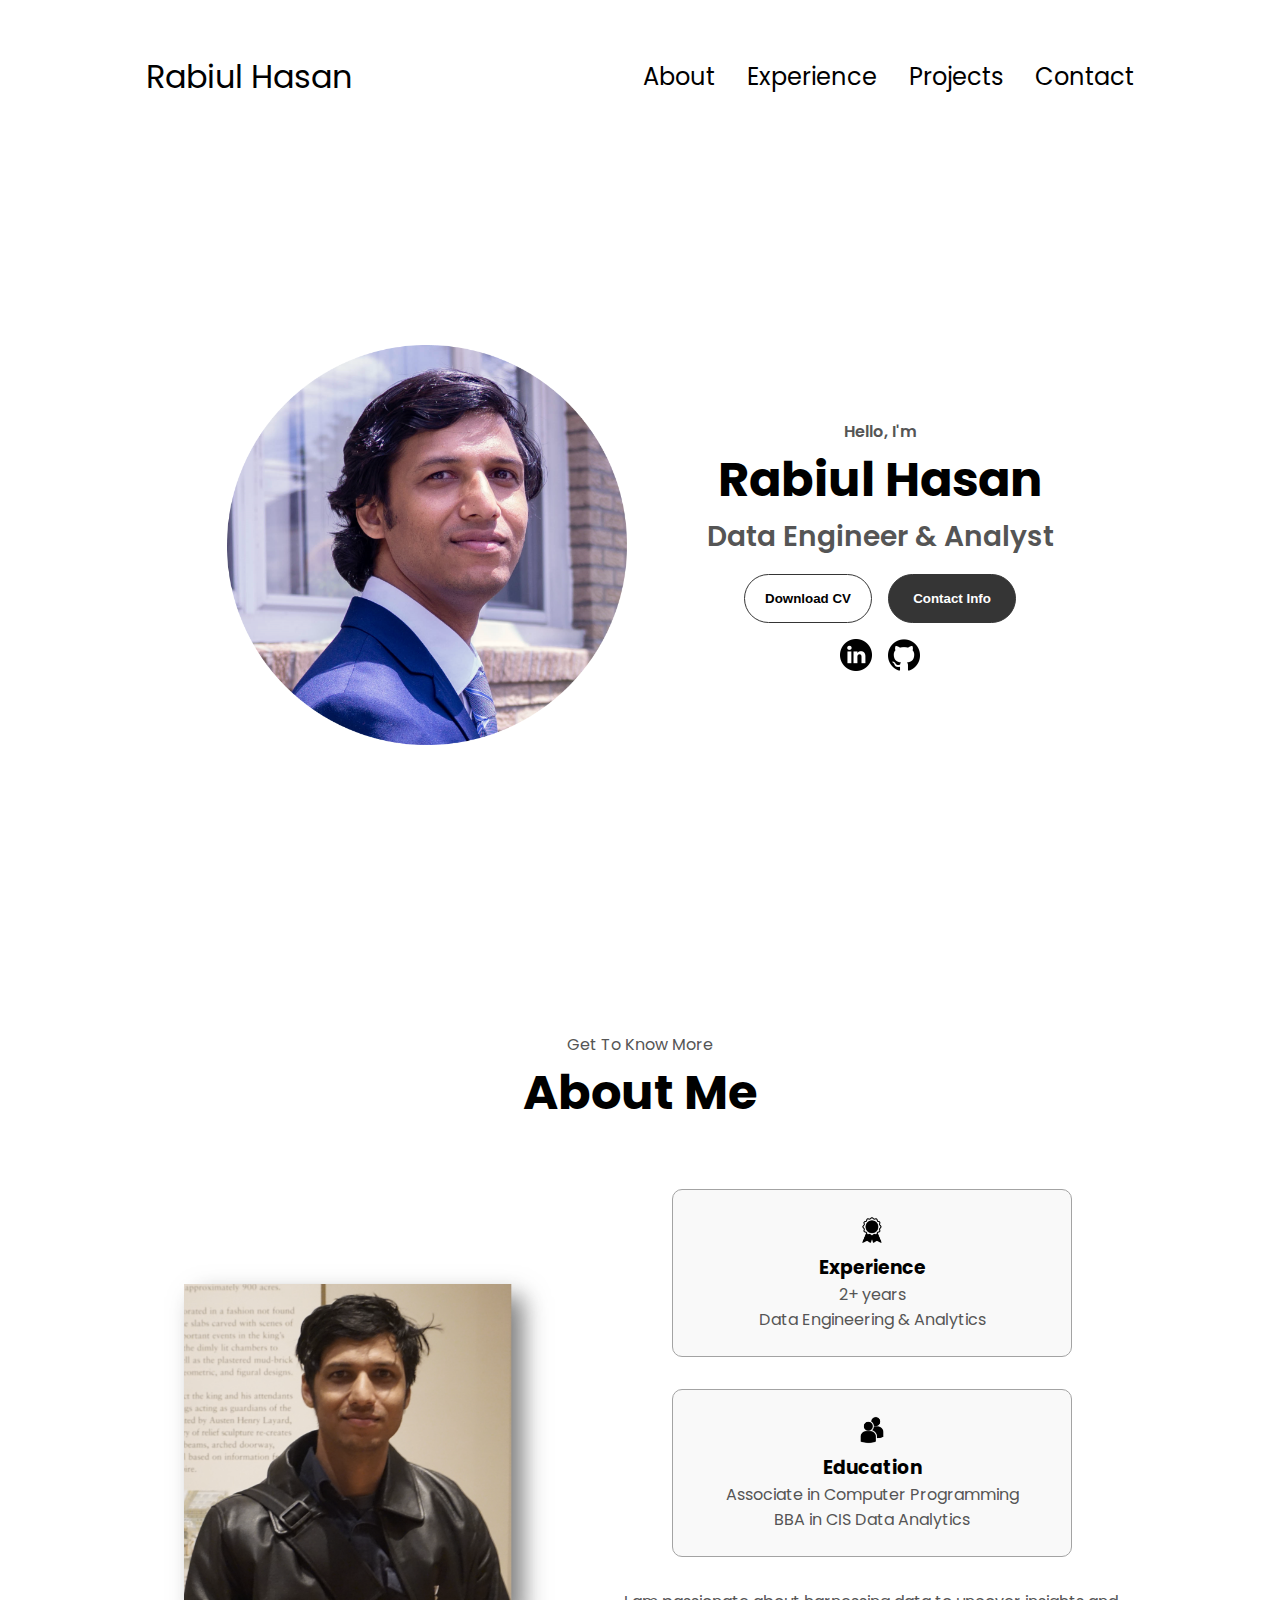
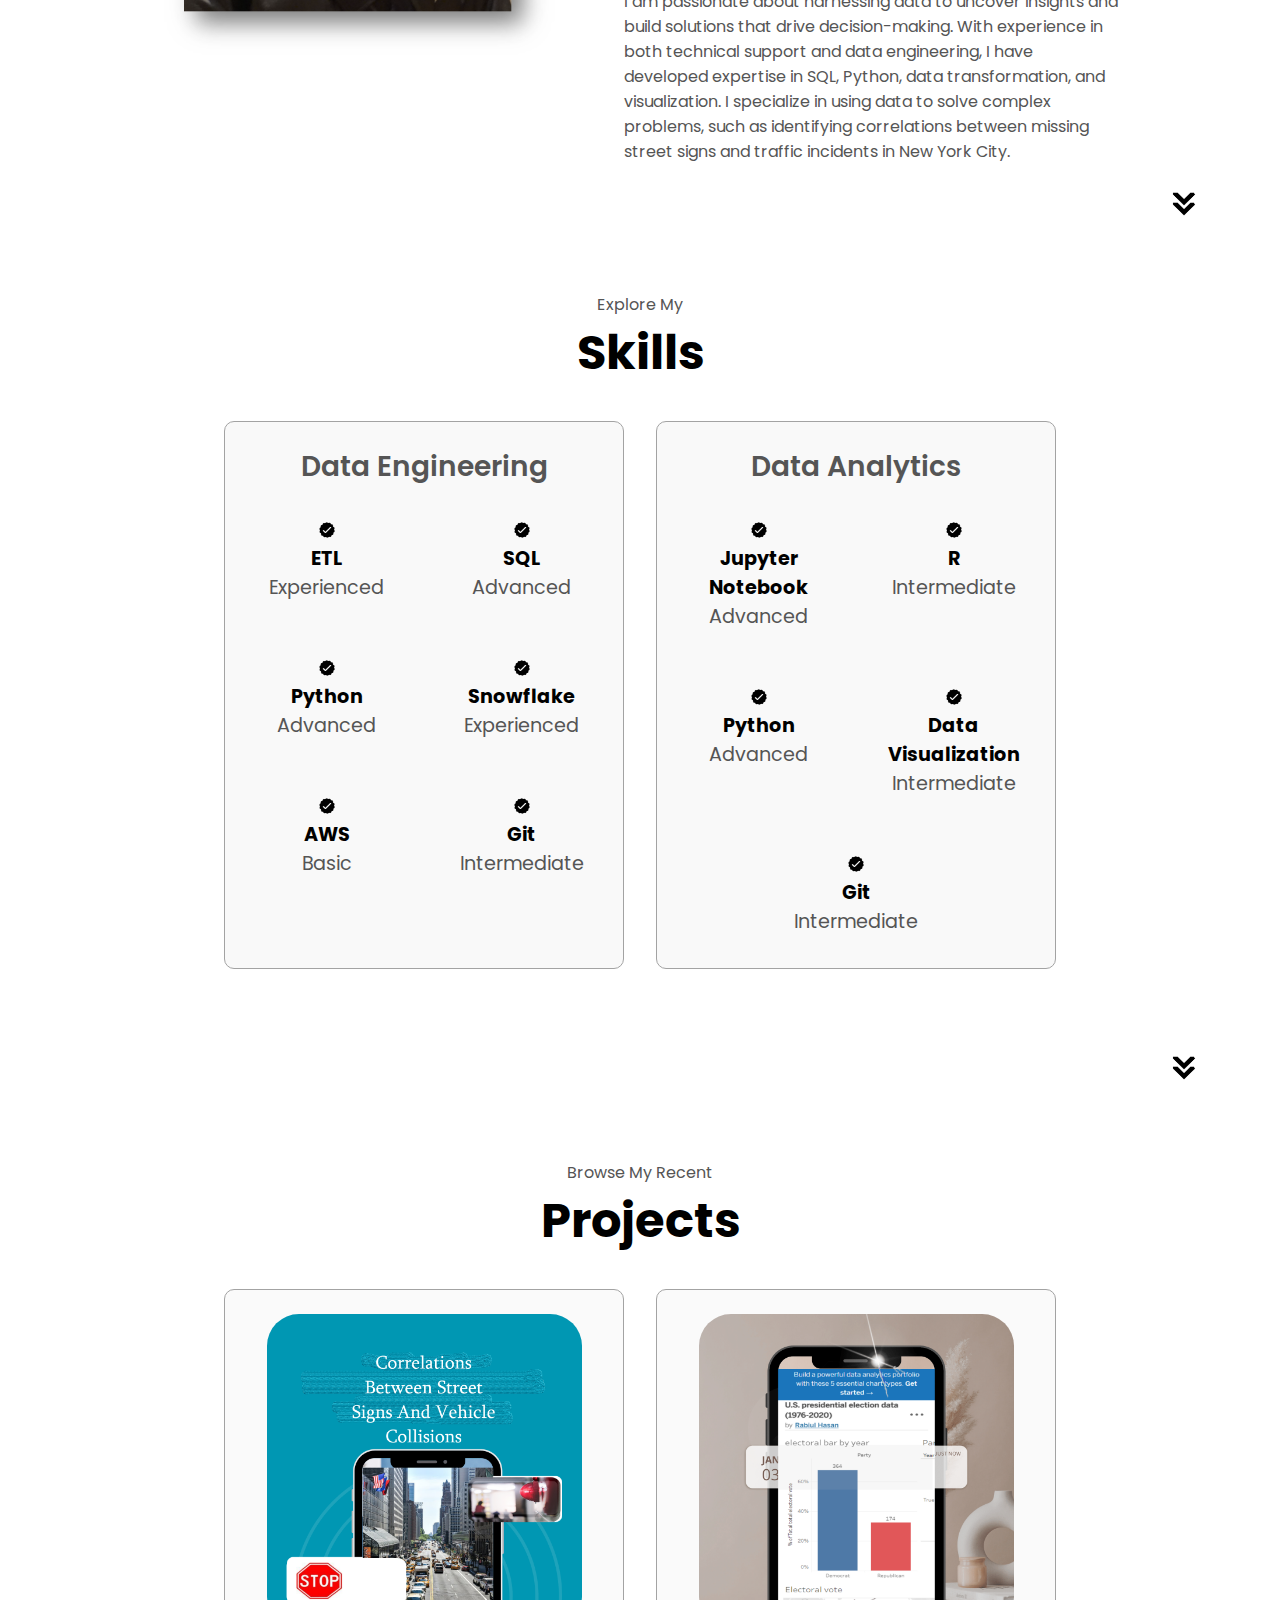
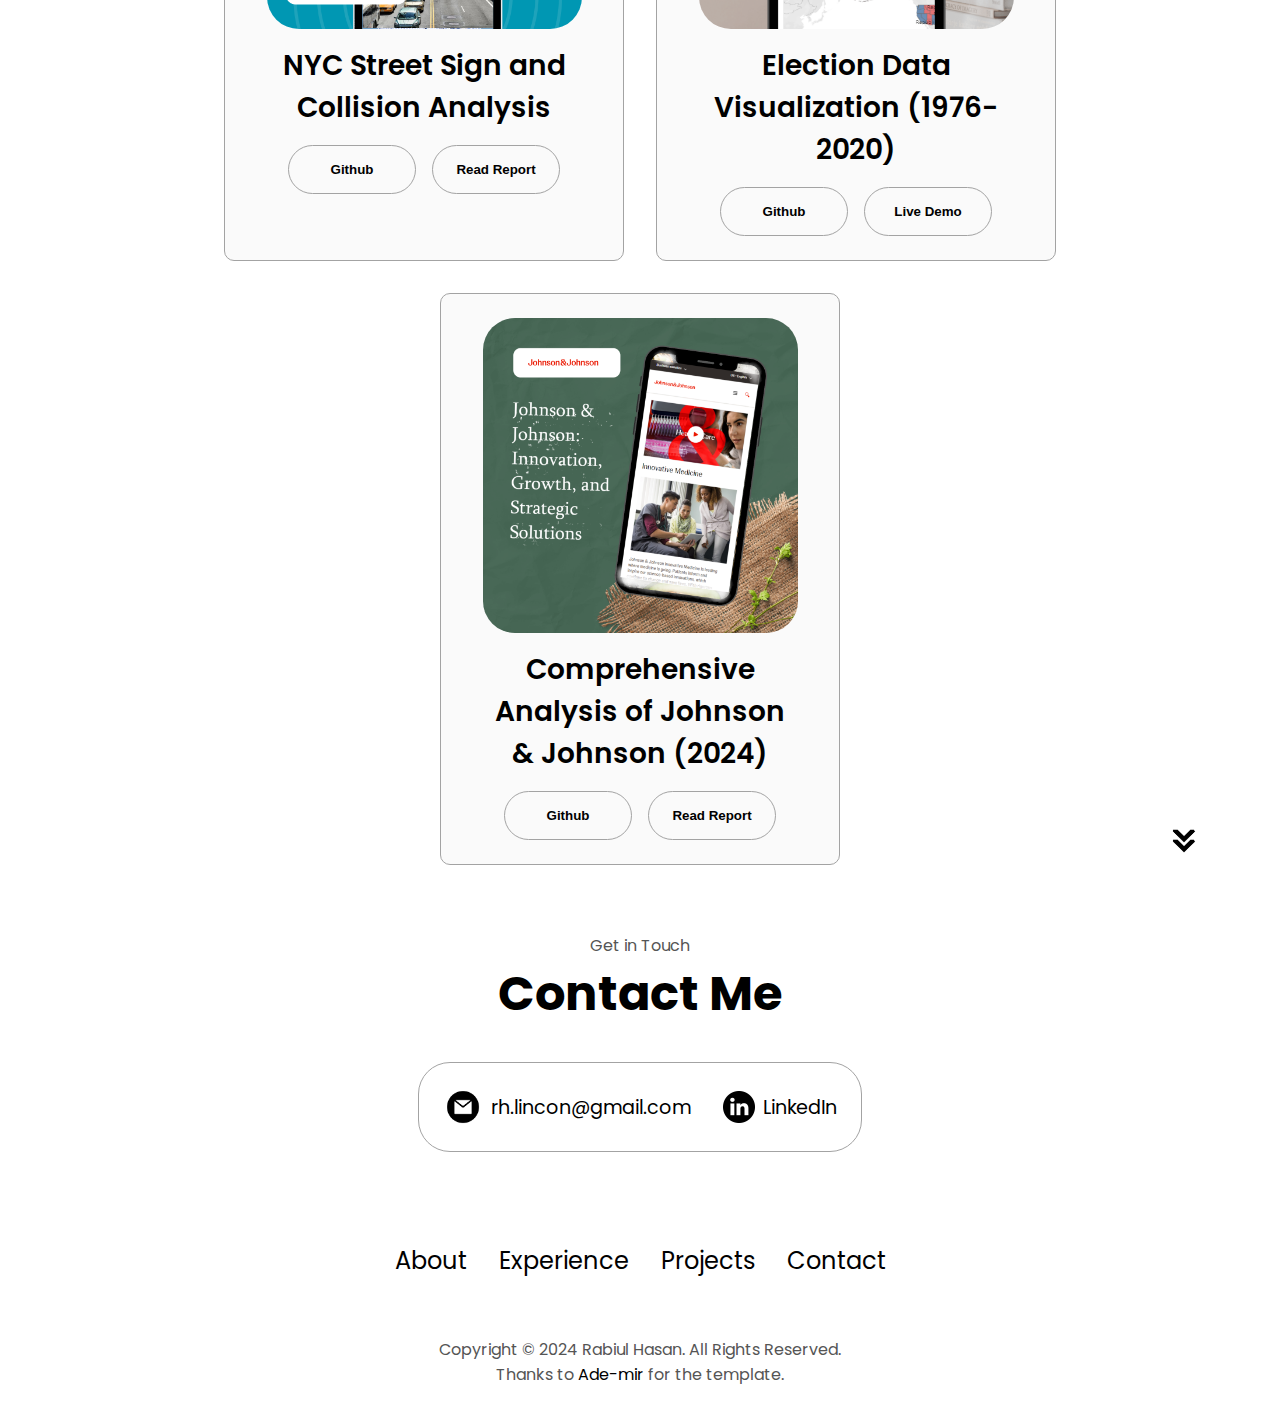
<file: index.html>
<!DOCTYPE html>
<html lang="en">
  <head>
    <meta charset="UTF-8" />
    <meta http-equiv="X-UA-Compatible" content="IE=edge" />
    <meta name="viewport" content="width=device-width, initial-scale=1.0" />
    <title>Rabiul Hasan</title>
    <link rel="stylesheet" href="style.css" />
    <link rel="stylesheet" href="mediaqueries.css" />
    <link rel="icon" type="image/png" href="./assets/fevicon.png" />
  </head>
  <body>
    <nav id="desktop-nav">
      <div class="logo">Rabiul Hasan</div>
      <div>
        <ul class="nav-links">
          <li><a href="#about">About</a></li>
          <li><a href="#experience">Experience</a></li>
          <li><a href="#projects">Projects</a></li>
          <li><a href="#contact">Contact</a></li>
        </ul>
      </div>
    </nav>
    <nav id="hamburger-nav">
      <div class="logo">Rabiul Hasan</div>
      <div class="hamburger-menu">
        <div class="hamburger-icon" onclick="toggleMenu()" aria-expanded="false" aria-label="Toggle navigation">
          <span></span>
          <span></span>
          <span></span>
        </div>
        <div class="menu-links">
          <li><a href="#about" onclick="toggleMenu()">About</a></li>
          <li><a href="#experience" onclick="toggleMenu()">Experience</a></li>
          <li><a href="#projects" onclick="toggleMenu()">Projects</a></li>
          <li><a href="#contact" onclick="toggleMenu()">Contact</a></li>
        </div>
      </div>
    </nav>
    
    <section id="profile">
      <div class="section__pic-container">
        <img src="./assets/profile-pic.png" alt="Rabiul Hasan profile picture" />
      </div>
      <div class="section__text">
        <p class="section__text__p1">Hello, I'm</p>
        <h1 class="title">Rabiul Hasan</h1>
        <p class="section__text__p2">Data Engineer & Analyst</p>
        <div class="btn-container">
          <button
            class="btn btn-color-2"
            onclick="window.open('./assets/resume-example.pdf')"
          >
            Download CV
          </button>
          <button class="btn btn-color-1" onclick="location.href='#contact'">
            Contact Info
          </button>
        </div>
        <div id="socials-container">
          <img
            src="./assets/linkedin.png"
            alt="My LinkedIn profile"
            class="icon"
            onclick="location.href='https://www.linkedin.com/in/rabiul-hasan/'"
          />
          <img
            src="./assets/github.png"
            alt="My Github profile"
            class="icon"
            onclick="location.href='https://github.com/rabulhasan'"
          />
        </div>
      </div>
    </section>
    <section id="about">
      <p class="section__text__p1">Get To Know More</p>
      <h1 class="title">About Me</h1>
      <div class="section-container">
        <div class="section__pic-container">
          <img
            src="./assets/about-pic.png"
            alt="Profile picture"
            class="about-pic"
          />
        </div>
        <div class="about-details-container">
          <div class="about-containers">
            <div class="details-container">
              <img
                src="./assets/experience.png"
                alt="Experience icon"
                class="icon"
              />
              <h3>Experience</h3>
              <p>2+ years <br />Data Engineering & Analytics</p>
            </div>
            <div class="details-container">
              <img
                src="./assets/education.png"
                alt="Education icon"
                class="icon"
              />
              <h3>Education</h3>
              <p>Associate in Computer Programming<br />BBA in CIS Data Analytics</p>
            </div>
          </div>
          <div class="text-container">
            <p>
                I am passionate about harnessing data to uncover insights and build solutions that drive decision-making. 
              With experience in both technical support and data engineering, I have developed expertise in SQL,
              Python, data transformation, and visualization. I specialize in using data to solve complex problems,
              such as identifying correlations between missing street signs and traffic incidents in New York City.
            </p>
          </div>
        </div>
      </div>
      <img
        src="./assets/arrow.png"
        alt="Arrow icon"
        class="icon arrow"
        onclick="location.href='./#experience'"
      />
    </section>
    <section id="experience">
      <p class="section__text__p1">Explore My</p>
      <h1 class="title">Skills</h1>
      <div class="experience-details-container">
        <div class="about-containers">
          <div class="details-container">
            <h2 class="experience-sub-title">Data Engineering</h2>
            <div class="article-container">
              <article>
                <img
                  src="./assets/checkmark.png"
                  alt="Experience icon"
                  class="icon"
                />
                <div>
                  <h3>ETL</h3>
                  <p>Experienced</p>
                </div>
              </article>
              <article>
                <img
                  src="./assets/checkmark.png"
                  alt="Experience icon"
                  class="icon"
                />
                <div>
                  <h3>SQL</h3>
                  <p>Advanced</p>
                </div>
              </article>
              <article>
                <img
                  src="./assets/checkmark.png"
                  alt="Experience icon"
                  class="icon"
                />
                <div>
                  <h3>Python</h3>
                  <p>Advanced</p>
                </div>
              </article>
              <article>
                <img
                  src="./assets/checkmark.png"
                  alt="Experience icon"
                  class="icon"
                />
                <div>
                  <h3>Snowflake</h3>
                  <p>Experienced</p>
                </div>
              </article>
              <article>
                <img
                  src="./assets/checkmark.png"
                  alt="Experience icon"
                  class="icon"
                />
                <div>
                  <h3>AWS</h3>
                  <p>Basic</p>
                </div>
              </article>
              <article>
                <img
                  src="./assets/checkmark.png"
                  alt="Experience icon"
                  class="icon"
                />
                <div>
                  <h3>Git</h3>
                  <p>Intermediate</p>
                </div>
              </article>
            </div>
          </div>
          <div class="details-container">
            <h2 class="experience-sub-title">Data Analytics</h2>
            <div class="article-container">
              <article>
                <img
                  src="./assets/checkmark.png"
                  alt="Experience icon"
                  class="icon"
                />
                <div>
                  <h3>Jupyter Notebook</h3>
                  <p>Advanced</p>
                </div>
              </article>

              <article>
                <img
                  src="./assets/checkmark.png"
                  alt="Experience icon"
                  class="icon"
                />
                <div>
                  <h3>R</h3>
                  <p>Intermediate</p>
                </div>
              </article>

  
              <article>
                <img
                  src="./assets/checkmark.png"
                  alt="Experience icon"
                  class="icon"
                />
                <div>
                  <h3>Python</h3>
                  <p>Advanced</p>
                </div>
              </article>



              <article>
                <img
                  src="./assets/checkmark.png"
                  alt="Experience icon"
                  class="icon"
                />
                <div>
                  <h3>Data Visualization</h3>
                  <p>Intermediate</p>
                </div>
              </article>
              <article>
                <img
                  src="./assets/checkmark.png"
                  alt="Experience icon"
                  class="icon"
                />
                <div>
                  <h3>Git</h3>
                  <p>Intermediate</p>
                </div>
              </article>
            </div>
          </div>
        </div>
      </div>
      <img
        src="./assets/arrow.png"
        alt="Arrow icon"
        class="icon arrow"
        onclick="location.href='./#projects'"
      />
    </section>
    <section id="projects">
      <p class="section__text__p1">Browse My Recent</p>
      <h1 class="title">Projects</h1>
      <div class="experience-details-container">
        <div class="about-containers">
          <div class="details-container color-container">
            <div class="article-container">
              <img
                src="./assets/project-1.png"
                alt="Project 1"
                class="project-img"
              />
            </div>
            <h2 class="experience-sub-title project-title">NYC Street Sign and Collision Analysis</h2>
            <div class="btn-container">
              <button
                class="btn btn-color-2 project-btn"
                onclick="location.href='https://github.com/'"
              >
                Github
              </button>
              <button
                class="btn btn-color-2 project-btn"
                onclick="location.href='https://www.linkedin.com/in/rabiul-hasan/details/projects/1723732717817/single-media-viewer/?profileId=ACoAAAqqv5oBXkrU2aFFp8H-lazC-RTUOsz9vww'"
              >
                Read Report
              </button>
            </div>
          </div>
          <div class="details-container color-container">
            <div class="article-container">
              <img
                src="./assets/project-2.png"
                alt="Project 2"
                class="project-img"
              />
            </div>
            <h2 class="experience-sub-title project-title">Election Data Visualization (1976-2020)</h2>
            <div class="btn-container">
              <button
                class="btn btn-color-2 project-btn"
                onclick="location.href='https://github.com/'"
              >
                Github
              </button>
              <button
                class="btn btn-color-2 project-btn"
                onclick="location.href='https://public.tableau.com/app/profile/rabiul.hasan/viz/mypresentation_17105273439380/Dashboard'"
              >
                Live Demo
              </button>
            </div>
          </div>
          <div class="details-container color-container">
            <div class="article-container">
              <img
                src="./assets/project-3.png"
                alt="Project 3"
                class="project-img"
              />
            </div>
            <h2 class="experience-sub-title project-title">Comprehensive Analysis of Johnson & Johnson (2024)</h2>
            <div class="btn-container">
              <button
                class="btn btn-color-2 project-btn"
                onclick="location.href='https://github.com/'"
              >
                Github
              </button>
              <button
                class="btn btn-color-2 project-btn"
                onclick="location.href='https://www.linkedin.com/in/rabiul-hasan/overlay/1716754808107/single-media-viewer/?profileId=ACoAAAqqv5oBXkrU2aFFp8H-lazC-RTUOsz9vww'"
              >
                Read Report
              </button>
            </div>
          </div>
        </div>
      </div>
      <img
        src="./assets/arrow.png"
        alt="Arrow icon"
        class="icon arrow"
        onclick="location.href='./#contact'"
      />
    </section>
    <section id="contact">
      <p class="section__text__p1">Get in Touch</p>
      <h1 class="title">Contact Me</h1>
      <div class="contact-info-upper-container">
        <div class="contact-info-container">
          <img
            src="./assets/email.png"
            alt="Email icon"
            class="icon contact-icon email-icon"
          />
          <p><a href="mailto:rh.lincon@gmail.com">rh.lincon@gmail.com</a></p>
        </div>
        <div class="contact-info-container">
          <img
            src="./assets/linkedin.png"
            alt="LinkedIn icon"
            class="icon contact-icon"
          />
          <p><a href="https://www.linkedin.com/in/rabiul-hasan/">LinkedIn</a></p>
        </div>
      </div>
    </section>
    <footer>
      <nav>
        <div class="nav-links-container">
          <ul class="nav-links">
            <li><a href="#about">About</a></li>
            <li><a href="#experience">Experience</a></li>
            <li><a href="#projects">Projects</a></li>
            <li><a href="#contact">Contact</a></li>
          </ul>
        </div>
      </nav>
      <p>Copyright &#169; 2024 Rabiul Hasan. All Rights Reserved.  <br>
        Thanks to <a href="https://github.com/Ade-mir">Ade-mir</a> for the template.</p>
      <p></p>
    </footer>
    <script src="script.js"></script>
  </body>
</html>
</file>
<file: style.css>
/* GENERAL */

@import url("https://fonts.googleapis.com/css2?family=Poppins:wght@300;400;500;600&display=swap");

* {
  margin: 0;
  padding: 0;
}

body {
  font-family: "Poppins", sans-serif;
}

html {
  scroll-behavior: smooth;
}

p {
  color: rgb(85, 85, 85);
}

/* TRANSITION */

a,
.btn {
  transition: all 300ms ease;
}

/* DESKTOP NAV */

nav,
.nav-links {
  display: flex;
}

nav {
  justify-content: space-around;
  align-items: center;
  height: 17vh;
}

.nav-links {
  gap: 2rem;
  list-style: none;
  font-size: 1.5rem;
}

a {
  color: black;
  text-decoration: none;
  text-decoration-color: white;
}

a:hover {
  color: grey;
  text-decoration: underline;
  text-underline-offset: 1rem;
  text-decoration-color: rgb(181, 181, 181);
}

.logo {
  font-size: 2rem;
}

.logo:hover {
  cursor: default;
}

/* HAMBURGER MENU */

#hamburger-nav {
  display: none;
}

.hamburger-menu {
  position: relative;
  display: inline-block;
}

.hamburger-icon {
  display: flex;
  flex-direction: column;
  justify-content: space-between;
  height: 24px;
  width: 30px;
  cursor: pointer;
}

.hamburger-icon span {
  width: 100%;
  height: 2px;
  background-color: black;
  transition: all 0.3 ease-in-out;
}

.menu-links {
  position: absolute;
  top: 100%;
  right: 0;
  background-color:rgba(255, 255, 255, 0.25);
  width: fit-content;
  max-height: 0;  /* Hidden by default */
  overflow: hidden;
  transition: all 0.3s ease-in-out;
}

.menu-links a {
  display: block;
  padding: 10px;
  text-align: center;
  font-size: 1.5rem;
  color: black;
  text-decoration: none;
  transition: all 0.3 ease-in-out;
}

.menu-links li {
  list-style: none;
}

.menu-links.open {
  max-height: 300px;
}

.hamburger-icon.open span:first-child {
  transform: rotate(45deg) translate(10px, 5px);
}

.hamburger-icon.open span:nth-child(2) {
  opacity: 0;
}

.hamburger-icon.open span:last-child {
  transform: rotate(-45deg) translate(10px, -5px);
}

.hamburger-icon span:first-child {
  transform: none;
}

.hamburger-icon span:first-child {
  opacity: 1;
}

.hamburger-icon span:first-child {
  transform: none;
}

/* SECTIONS */

section {
  padding-top: 4vh;
  height: 96vh;
  margin: 0 10rem;
  box-sizing: border-box;
  min-height: fit-content;
}

.section-container {
  display: flex;
}

/* PROFILE SECTION */

#profile {
  display: flex;
  justify-content: center;
  gap: 5rem;
  height: 80vh;
}

.section__pic-container {
  display: flex;
  height: 400px;
  width: 400px;
  margin: auto 0;
}

.section__text {
  align-self: center;
  text-align: center;
}

.section__text p {
  font-weight: 600;
}

.section__text__p1 {
  text-align: center;
}

.section__text__p2 {
  font-size: 1.75rem;
  margin-bottom: 1rem;
}

.title {
  font-size: 3rem;
  text-align: center;
}

#socials-container {
  display: flex;
  justify-content: center;
  margin-top: 1rem;
  gap: 1rem;
}

/* ICONS */

.icon {
  cursor: pointer;
  height: 2rem;
}

/* BUTTONS */

.btn-container {
  display: flex;
  justify-content: center;
  gap: 1rem;
}

.btn {
  font-weight: 600;
  transition: all 300ms ease;
  padding: 1rem;
  width: 8rem;
  border-radius: 2rem;
}

.btn-color-1,
.btn-color-2 {
  border: rgb(53, 53, 53) 0.1rem solid;
}

.btn-color-1:hover,
.btn-color-2:hover {
  cursor: pointer;
}

.btn-color-1,
.btn-color-2:hover {
  background: rgb(53, 53, 53);
  color: white;
}

.btn-color-1:hover {
  background: rgb(0, 0, 0);
}

.btn-color-2 {
  background: none;
}

.btn-color-2:hover {
  border: rgb(255, 255, 255) 0.1rem solid;
}

.btn-container {
  gap: 1rem;
}

/* ABOUT SECTION */

#about {
  position: relative;
}

.about-containers {
  gap: 2rem;
  margin-bottom: 2rem;
  margin-top: 2rem;
}

.about-details-container {
  justify-content: center;
  flex-direction: column;
}

.about-containers,
.about-details-container {
  display: flex;
}

.about-pic {
  border-radius: 2rem;
}

.arrow {
  position: absolute;
  right: -5rem;
  bottom: 2.5rem;
}

.details-container {
  padding: 1.5rem;
  flex: 1;
  background: white;
  border-radius: 2rem;
  border: rgb(53, 53, 53) 0.1rem solid;
  border-color: rgb(163, 163, 163);
  text-align: center;
}

.section-container {
  gap: 4rem;
  height: 80%;
}

.section__pic-container {
  height: 400px;
  width: 400px;
  margin: auto 0;
}

/* EXPERIENCE SECTION */

#experience {
  position: relative;
  padding: 2rem 0; /* Add some padding for spacing */
}

.experience-sub-title {
  color: rgb(85, 85, 85);
  font-weight: 600;
  font-size: 1.75rem;
  margin-bottom: 1.5rem; /* Adjust spacing below title */
}

/* Adjustments to articles inside .experience-details-container */
.experience-details-container {
  display: flex;
  justify-content: center;
  flex-direction: column;
}
.about-containers {
  display: flex;
  gap: 2rem; /* Spacing between skill sections */
  flex-wrap: wrap; /* Ensure wrapping when necessary */
  justify-content: center; /* Center content */
  width: 100%;
}

.details-container {
  flex: 1 1 300px; /* Flexible width with a minimum of 300px */
  max-width: 400px; /* Set a maximum width */
  text-align: center; /* Center the content */
  padding: 1.5rem;
  box-sizing: border-box;
  background: #f9f9f9;
  border-radius: 10px; /* Optional: add a little rounding for style */
}

.article-container {
  display: flex;
  text-align: initial;
  flex-wrap: wrap;
  flex-direction: row;
  gap: 2.5rem;
  justify-content: space-around;
}

/* Individual skill articles */
article {
  display: flex;
  flex-direction: column;  /* Stack text vertically */
  align-items: center;     /* Center content horizontally */
  text-align: center;      /* Center text lines */
  gap: 0.25rem;            /* Adjust gap between icon and text */
  padding: 0.5rem;         /* Padding inside each article for spacing */
  width: 10rem;            /* Maintain a consistent width */
  word-wrap: break-word;   /* Allows text to wrap within the container */
  max-width: 100%;         /* Prevents text from overflowing */
}

.article-container article {
  flex: 1 1 120px;  /* Flex-grow, flex-shrink, and flex-basis */
  max-width: 180px; /* Maximum width for each article */
}


article h3, article p {
  font-size: calc(0.8rem + 0.5vw); /* Responsive font size */
}

article .icon {
  height: 20px; /* Adjust the size of the icons */
  width: 20px;
}


/* PROJECTS SECTION */

#projects {
  position: relative;
}

.color-container {
  border-color: rgb(163, 163, 163);
  background: rgb(250, 250, 250);
}

.project-img {
  border-radius: 2rem;
  width: 90%;
  height: 90%;
}

.project-title {
  margin: 1rem;
  color: black;
}

.project-btn {
  color: black;
  border-color: rgb(163, 163, 163);
}

/* CONTACT */

#contact {
  display: flex;
  justify-content: center;
  flex-direction: column;
  height: 70vh;
}

.contact-info-upper-container {
  display: flex;
  justify-content: center;
  border-radius: 2rem;
  border: rgb(53, 53, 53) 0.1rem solid;
  border-color: rgb(163, 163, 163);
  background: (250, 250, 250);
  margin: 2rem auto;
  padding: 0.5rem;
}

.contact-info-container {
  display: flex;
  align-items: center;
  justify-content: center;
  gap: 0.5rem;
  margin: 1rem;
}

.contact-info-container p {
  font-size: larger;
}

.contact-icon {
  cursor: default;
}

.email-icon {
  height: 2.5rem;
}

/* FOOTER SECTION */

footer {
  height: 26vh;
  margin: 0 1rem;
}

footer p {
  text-align: center;
}

@media (max-width: 768px) {
  .experience-details-container, .about-containers {
    flex-direction: column;  /* Stack sections vertically on small screens */
  }

  .article-container article {
    flex-basis: 100%;  /* Full width on small screens */
    max-width: none;   /* Remove max-width constraint */
  }

  article h3, article p {
    font-size: smaller;  /* Smaller font size for smaller screens */
  }
}
</file>
<file: mediaqueries.css>
@media screen and (max-width: 1400px) {
  #profile {
    height: 83vh;
    margin-bottom: 6rem;
  }
  .about-containers {
    flex-wrap: wrap;
  }
  #contact,
  #projects {
    height: fit-content;
  }
}

@media screen and (max-width: 1200px) {
  #desktop-nav {
    display: none;
  }
  #hamburger-nav {
    display: flex;
  }
  #experience,
  .experience-details-container {
    margin-top: 2rem;
  }
  #profile,
  .section-container {
    display: block;
  }
  .arrow {
    display: none;
  }
  section,
  .section-container {
    height: fit-content;
  }
  section {
    margin: 0 5%;
  }
  .section__pic-container {
    width: 275px;
    height: 275px;
    margin: 0 auto 2rem;
  }
  .about-containers {
    margin-top: 0;
  }
}

@media screen and (max-width: 600px) {
  #contact,
  footer {
    height: 40vh;
  }
  #profile {
    height: 83vh;
    margin-bottom: 0;
  }
  article {
    font-size: 1rem;
  }
  footer nav {
    height: fit-content;
    margin-bottom: 2rem;
  }
  .about-containers,
  .contact-info-upper-container,
  .btn-container {
    flex-wrap: wrap;
  }
  .contact-info-container {
    margin: 0;
  }
  .contact-info-container p,
  .nav-links li a {
    font-size: 1rem;
  }
  .experience-sub-title {
    font-size: 1.25rem;
  }
  .logo {
    font-size: 1.5rem;
  }
  .nav-links {
    flex-direction: column;
    gap: 0.5rem;
    text-align: center;
  }
  .section__pic-container {
    width: auto;
    height: 46vw;
    justify-content: center;
  }
  .section__text__p2 {
    font-size: 1.25rem;
  }
  .title {
    font-size: 2rem;
  }
  .text-container {
    text-align: justify;
  }
}
</file>
